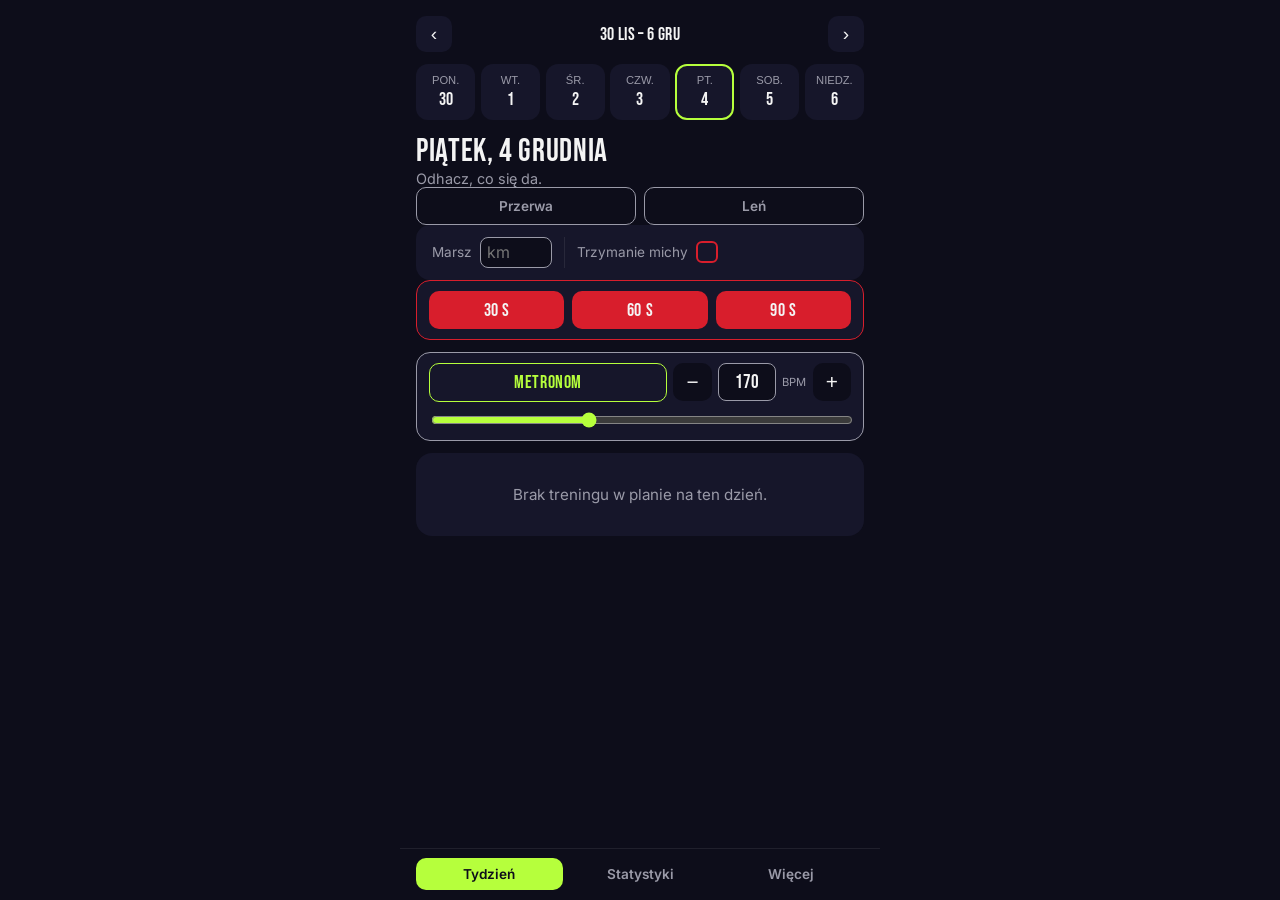
<file: index.html>
<!DOCTYPE html>
<html lang="pl">
<head>
  <meta charset="UTF-8" />
  <meta name="viewport" content="width=device-width, initial-scale=1, viewport-fit=cover" />
  <title>Do Startu</title>
  <meta name="theme-color" content="#0d0d1a" />

  <link rel="manifest" href="./manifest.json" />
  <link rel="icon" href="./icons/icon-192.png" />
  <link rel="apple-touch-icon" href="./icons/icon-192.png" />

  <link rel="stylesheet" href="./css/style.css" />
  <link rel="preconnect" href="https://fonts.googleapis.com" />
  <link rel="preconnect" href="https://fonts.gstatic.com" crossorigin />
  <link
    href="https://fonts.googleapis.com/css2?family=Bebas+Neue&family=Inter:wght@400;500;600;700&display=swap"
    rel="stylesheet"
  />
</head>
<body>
  <div id="app">
    <p>Ładowanie…</p>
  </div>

  <script type="module" src="./js/app.js"></script>
</body>
</html>
</file>
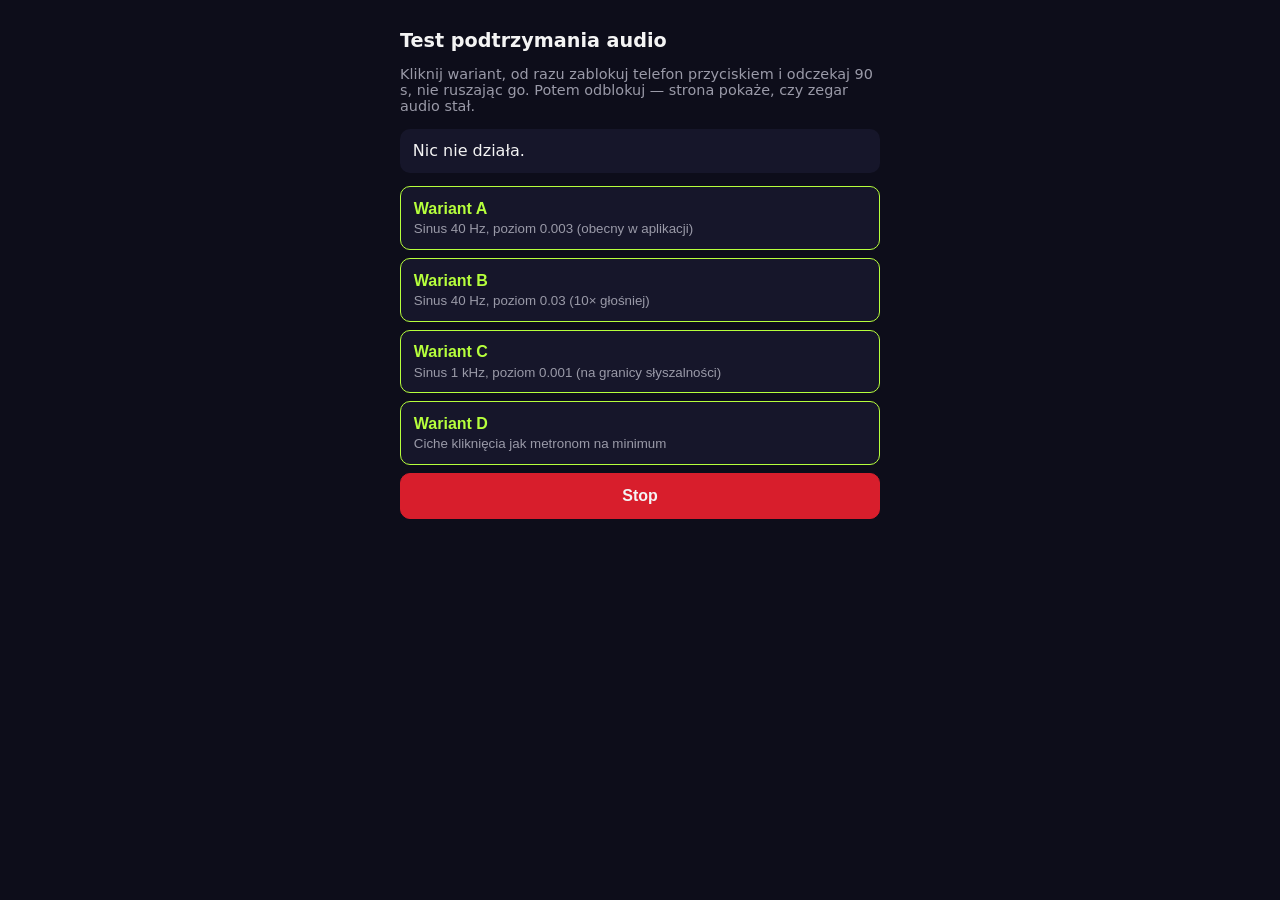
<file: test-podtrzymanie.html>
<!DOCTYPE html>
<html lang="pl">
<head>
<meta charset="utf-8" />
<meta name="viewport" content="width=device-width, initial-scale=1" />
<title>Test podtrzymania audio</title>
<style>
  body { margin: 0 auto; padding: 1rem; background: #0d0d1a; color: #f4f4f4;
         font-family: system-ui, sans-serif; max-width: 480px; }
  h1 { font-size: 1.2rem; }
  p { color: #9a9aa8; font-size: 0.9rem; }
  button { display: block; width: 100%; margin: 0.5rem 0; padding: 0.8rem; border-radius: 10px;
           background: #16162a; border: 1.5px solid #b6ff3c; color: #b6ff3c;
           font-size: 1rem; font-weight: 600; text-align: left; }
  button small { display: block; color: #9a9aa8; font-weight: 400; margin-top: 0.2rem; }
  #stop { border-color: #d81e2c; color: #f4f4f4; background: #d81e2c; text-align: center; }
  #status { padding: 0.8rem; border-radius: 10px; background: #16162a; margin: 0.8rem 0;
            font-variant-numeric: tabular-nums; white-space: pre-line; }
  .ok { color: #b6ff3c; } .zle { color: #ff6b6b; }
</style>
</head>
<body>
<h1>Test podtrzymania audio</h1>
<p>Kliknij wariant, od razu zablokuj telefon przyciskiem i odczekaj 90 s,
nie ruszając go. Potem odblokuj — strona pokaże, czy zegar audio stał.</p>
<div id="status">Nic nie działa.</div>
<div id="lista"></div>
<button id="stop" type="button">Stop</button>

<script>
  const DLUGOSC = 90;
  let ctx = null;
  let aktywny = null; // { id, startData, startAudio, zatrzymaj }
  let wynikiWariantow = {};

  function audio() {
    if (!ctx) ctx = new (window.AudioContext || window.webkitAudioContext)();
    if (ctx.state === "suspended") ctx.resume();
    return ctx;
  }

  // Ten sam gong co w aplikacji.
  function gong(t0) {
    const out = ctx.createGain(); out.gain.value = 0.45; out.connect(ctx.destination);
    [[0, 880], [0.3, 1175], [0.6, 1568]].forEach(([dt, f]) => {
      const s = t0 + dt;
      const env = ctx.createGain(); env.connect(out);
      env.gain.setValueAtTime(0.0001, s);
      env.gain.exponentialRampToValueAtTime(1, s + 0.015);
      env.gain.exponentialRampToValueAtTime(0.0001, s + 0.9);
      [[f, 1], [f * 2, 0.25]].forEach(([ff, a]) => {
        const o = ctx.createOscillator(); const g = ctx.createGain();
        o.frequency.value = ff; g.gain.value = a;
        o.connect(g); g.connect(env); o.start(s); o.stop(s + 0.95);
      });
    });
    return out;
  }

  function sinus(freq, poziom) {
    const o = ctx.createOscillator(); const g = ctx.createGain();
    o.frequency.value = freq; g.gain.value = poziom;
    o.connect(g); g.connect(ctx.destination); o.start();
    return () => { try { o.stop(); o.disconnect(); g.disconnect(); } catch (e) {} };
  }

  // Kopia logiki metronomu: kliknięcia planowane z wyprzedzeniem.
  function kliki(poziom, odstep) {
    const out = ctx.createGain(); out.gain.value = poziom; out.connect(ctx.destination);
    let nast = ctx.currentTime + 0.05;
    const planuj = () => {
      const teraz = ctx.currentTime;
      if (nast < teraz) nast = teraz + 0.05;
      const hor = teraz + (document.hidden ? 2.5 : 0.15);
      while (nast < hor) {
        const o = ctx.createOscillator(); const g = ctx.createGain();
        o.frequency.value = 1200;
        g.gain.setValueAtTime(0.0001, nast);
        g.gain.exponentialRampToValueAtTime(1, nast + 0.002);
        g.gain.exponentialRampToValueAtTime(0.0001, nast + 0.035);
        o.connect(g); g.connect(out); o.start(nast); o.stop(nast + 0.05);
        nast += odstep;
      }
    };
    planuj();
    const id = setInterval(planuj, 50);
    document.addEventListener("visibilitychange", planuj);
    return () => {
      clearInterval(id);
      document.removeEventListener("visibilitychange", planuj);
      try { out.disconnect(); } catch (e) {}
    };
  }

  const warianty = [
    { id: "A", opis: "Sinus 40 Hz, poziom 0.003 (obecny w aplikacji)", start: () => sinus(40, 0.003) },
    { id: "B", opis: "Sinus 40 Hz, poziom 0.03 (10× głośniej)", start: () => sinus(40, 0.03) },
    { id: "C", opis: "Sinus 1 kHz, poziom 0.001 (na granicy słyszalności)", start: () => sinus(1000, 0.001) },
    { id: "D", opis: "Ciche kliknięcia jak metronom na minimum", start: () => kliki(0.0025, 60 / 170) },
  ];

  function stop() {
    if (!aktywny) return;
    aktywny.zatrzymaj();
    aktywny = null;
  }

  function start(w) {
    stop();
    audio();
    const zatrzymajSygnal = w.start();
    const gongOut = gong(ctx.currentTime + DLUGOSC);
    aktywny = {
      id: w.id,
      startData: Date.now(),
      startAudio: ctx.currentTime,
      zatrzymaj: () => { zatrzymajSygnal(); try { gongOut.disconnect(); } catch (e) {} },
    };
  }

  // Pomiar: ile zegar audio "zgubił" względem zegara systemowego.
  // Jeśli kontekst był wstrzymany przy zgaszonym ekranie, różnica rośnie.
  function odswiez() {
    const el = document.getElementById("status");
    let tekst = "";
    if (aktywny) {
      const realnie = (Date.now() - aktywny.startData) / 1000;
      const audioT = ctx.currentTime - aktywny.startAudio;
      const strata = realnie - audioT;
      const zostalo = Math.max(0, DLUGOSC - realnie);
      if (strata > 1) wynikiWariantow[aktywny.id] = Math.max(wynikiWariantow[aktywny.id] || 0, strata);
      else if (realnie > DLUGOSC && !(aktywny.id in wynikiWariantow)) wynikiWariantow[aktywny.id] = 0;
      tekst += `Wariant ${aktywny.id} — do gongu: ${zostalo.toFixed(0)} s\n` +
               `Zegar audio w tyle o: ${strata.toFixed(1)} s\n`;
      if (realnie > DLUGOSC + 3) stop();
    } else {
      tekst += "Nic nie działa.\n";
    }
    const wyniki = Object.entries(wynikiWariantow)
      .map(([id, s]) => s > 1
        ? `<span class="zle">${id}: NIE — zegar audio stał ~${s.toFixed(0)} s</span>`
        : `<span class="ok">${id}: OK — zegar audio nie stanął</span>`)
      .join("\n");
    el.innerHTML = tekst.replace(/\n/g, "<br>") + (wyniki ? "<br><b>Wyniki:</b><br>" + wyniki.replace(/\n/g, "<br>") : "");
  }

  const lista = document.getElementById("lista");
  warianty.forEach((w) => {
    const b = document.createElement("button");
    b.type = "button";
    b.innerHTML = `Wariant ${w.id}<small>${w.opis}</small>`;
    b.onclick = () => start(w);
    lista.appendChild(b);
  });
  document.getElementById("stop").onclick = stop;
  setInterval(odswiez, 250);
  document.addEventListener("visibilitychange", odswiez);
</script>
</body>
</html>
</file>
<file: css/style.css>
/* Paleta ustalona wcześniej w projekcie */
:root {
  --color-ink: #0d0d1a;
  --color-ink-light: #16162a;
  --color-track-red: #d81e2c;
  --color-lime: #b6ff3c;
  --color-text: #f4f4f4;
  --color-text-muted: #9a9aa8;

  --font-display: "Bebas Neue", system-ui, sans-serif;
  --font-body: "Inter", system-ui, -apple-system, "Segoe UI", sans-serif;
}

* {
  box-sizing: border-box;
}

html,
body {
  margin: 0;
  padding: 0;
  background: var(--color-ink);
  color: var(--color-text);
  font-family: var(--font-body);
  min-height: 100vh;
}

#app {
  min-height: 100vh;
  display: flex;
  flex-direction: column;
  padding: 1rem 1rem 2rem;
  max-width: 480px;
  margin: 0 auto;
  gap: 1rem;
}

/* Nagłówek dnia */
.topbar {
  display: flex;
  flex-direction: column;
  gap: 0.15rem;
}

.topbar .data {
  font-family: var(--font-display);
  font-size: 2rem;
  letter-spacing: 0.02em;
  line-height: 1;
}

.topbar .komentarz {
  color: var(--color-text-muted);
  font-size: 0.9rem;
}

/* Przyciski stanu dnia */
.day-state-controls {
  display: flex;
  gap: 0.5rem;
}

.day-state-btn {
  flex: 1;
  padding: 0.6rem;
  border-radius: 10px;
  border: 1.5px solid var(--color-text-muted);
  background: transparent;
  color: var(--color-text-muted);
  font-family: var(--font-body);
  font-weight: 600;
  font-size: 0.85rem;
  cursor: pointer;
}

.day-state-btn.active-przerwa {
  border-color: var(--color-text-muted);
  background: var(--color-ink-light);
  color: var(--color-text);
}

.day-state-btn.active-len {
  border-color: var(--color-track-red);
  background: var(--color-track-red);
  color: var(--color-text);
}

/* Elementy stałe dnia: km marszu + trzymanie michy */
.fixed-row {
  display: flex;
  align-items: center;
  gap: 0.75rem;
  background: var(--color-ink-light);
  border-radius: 14px;
  padding: 0.75rem 1rem;
}

.fixed-item {
  display: flex;
  align-items: center;
  gap: 0.5rem;
}

.fixed-item label {
  font-size: 0.85rem;
  color: var(--color-text-muted);
  white-space: nowrap;
}

.km-input {
  width: 4.5rem;
  background: var(--color-ink);
  border: 1.5px solid var(--color-text-muted);
  border-radius: 8px;
  color: var(--color-text);
  font-family: var(--font-body);
  font-size: 1rem;
  padding: 0.3rem 0.4rem;
}

.fixed-divider {
  width: 1px;
  align-self: stretch;
  background: rgba(255, 255, 255, 0.08);
}

/* Checkbox binarny (km potwierdzenie, trzymanie michy) */
.checkbox-binary {
  width: 22px;
  height: 22px;
  border-radius: 6px;
  border: 2px solid var(--color-track-red);
  background: transparent;
  cursor: pointer;
  flex-shrink: 0;
  display: inline-flex;
  align-items: center;
  justify-content: center;
}
.checkbox-binary.checked {
  background: var(--color-lime);
  border-color: var(--color-lime);
}
.checkbox-binary.checked::after {
  content: "✓";
  color: var(--color-ink);
  font-weight: 700;
  font-size: 13px;
}

/* Kafelek kategorii */
.tile {
  background: var(--color-ink-light);
  border-radius: 16px;
  padding: 1rem;
  display: flex;
  flex-direction: column;
  gap: 0.6rem;
}

.tile-header {
  display: flex;
  align-items: center;
  gap: 0.75rem;
}

.tile-header .tile-title {
  font-family: var(--font-display);
  font-size: 1.3rem;
  letter-spacing: 0.02em;
}

/* Tristate checkbox — sygnaturowy element apki */
.tristate {
  width: 32px;
  height: 32px;
  border-radius: 50%;
  border: 2.5px solid var(--color-track-red);
  cursor: pointer;
  flex-shrink: 0;
  display: inline-flex;
  align-items: center;
  justify-content: center;
  background: transparent;
  transition: background 0.15s ease;
}

.tristate[data-state="czesciowo"] {
  background: linear-gradient(90deg, var(--color-lime) 50%, transparent 50%);
}

.tristate[data-state="zrealizowany"] {
  background: var(--color-lime);
  border-color: var(--color-lime);
}
.tristate[data-state="zrealizowany"]::after {
  content: "✓";
  color: var(--color-ink);
  font-weight: 700;
  font-size: 16px;
}

.tile-body {
  font-size: 0.9rem;
  color: var(--color-text);
}

.tile-body .opis {
  margin: 0 0 0.4rem;
}

.tile-meta {
  display: flex;
  flex-wrap: wrap;
  gap: 0.4rem 0.8rem;
  font-size: 0.8rem;
  color: var(--color-text-muted);
}

.tile-meta span strong {
  color: var(--color-lime);
  font-weight: 600;
}

.exercise-list {
  list-style: none;
  margin: 0;
  padding: 0;
  display: flex;
  flex-direction: column;
  gap: 0.3rem;
  font-size: 0.9rem;
}

.exercise-list li {
  display: flex;
  justify-content: space-between;
  gap: 0.5rem;
}

.exercise-list li .nazwa-cwiczenia::before {
  content: "– ";
  color: var(--color-track-red);
}

.exercise-list li .ilosc {
  color: var(--color-lime);
  font-weight: 600;
  white-space: nowrap;
}

/* Stan dnia zastępujący kafelki (przerwa / leń) */
.day-off-message {
  background: var(--color-ink-light);
  border-radius: 16px;
  padding: 2rem 1rem;
  text-align: center;
  color: var(--color-text-muted);
  font-size: 0.95rem;
}

/* Zakładki nawigacji dolnej */
#app {
  padding-bottom: 0;
}

#widok {
  flex: 1;
  padding-bottom: 1rem;
}

.tab-bar {
  position: sticky;
  bottom: 0;
  display: flex;
  gap: 0.25rem;
  background: var(--color-ink);
  border-top: 1px solid rgba(255, 255, 255, 0.08);
  padding: 0.6rem 0.25rem calc(0.6rem + env(safe-area-inset-bottom));
  margin: 0 -1rem;
  padding-left: 1rem;
  padding-right: 1rem;
}

.tab-btn {
  flex: 1;
  background: transparent;
  border: none;
  color: var(--color-text-muted);
  font-family: var(--font-body);
  font-weight: 600;
  font-size: 0.85rem;
  padding: 0.5rem;
  border-radius: 10px;
  cursor: pointer;
}

.tab-btn.aktywny {
  color: var(--color-ink);
  background: var(--color-lime);
}

/* Widok tygodnia — nawigacja i pasek dni */
.tydzien-nav {
  display: flex;
  align-items: center;
  justify-content: space-between;
  margin-bottom: 0.75rem;
}

.tydzien-zakres {
  font-family: var(--font-display);
  font-size: 1.1rem;
  letter-spacing: 0.02em;
}

.tydzien-strzalka {
  background: var(--color-ink-light);
  border: none;
  color: var(--color-text);
  width: 36px;
  height: 36px;
  border-radius: 10px;
  font-size: 1.2rem;
  cursor: pointer;
}

.dni-pasek {
  display: grid;
  grid-template-columns: repeat(7, 1fr);
  gap: 0.35rem;
  margin-bottom: 1rem;
}

.dzien-pigulka {
  background: var(--color-ink-light);
  border: 2px solid transparent;
  border-radius: 12px;
  padding: 0.5rem 0.2rem;
  display: flex;
  flex-direction: column;
  align-items: center;
  gap: 0.2rem;
  cursor: pointer;
  color: var(--color-text-muted);
}

.dzien-pigulka .dzien-tyg {
  font-size: 0.7rem;
  text-transform: uppercase;
}

.dzien-pigulka .dzien-num {
  font-family: var(--font-display);
  font-size: 1.1rem;
  color: var(--color-text);
}

.dzien-pigulka.aktywny {
  border-color: var(--color-lime);
}

.dzien-pigulka.stan-pelny {
  background: rgba(182, 255, 60, 0.18);
}

.dzien-pigulka.stan-czesciowy {
  background: rgba(182, 255, 60, 0.08);
}

.dzien-pigulka.stan-przerwa {
  background: rgba(255, 255, 255, 0.05);
}

.dzien-pigulka.stan-len {
  background: rgba(216, 30, 44, 0.18);
}

/* Widok statystyk */
.sekcja-naglowek {
  font-family: var(--font-display);
  font-size: 1.1rem;
  letter-spacing: 0.02em;
  color: var(--color-text-muted);
  margin-top: 0.5rem;
}

.stat-grid-duze {
  display: grid;
  grid-template-columns: 1fr 1fr;
  gap: 0.6rem;
}

.stat-grid {
  display: grid;
  grid-template-columns: 1fr 1fr;
  gap: 0.6rem;
}

.stat-card {
  background: var(--color-ink-light);
  border-radius: 14px;
  padding: 0.9rem;
  display: flex;
  flex-direction: column;
  gap: 0.2rem;
}

.stat-card.szeroki {
  grid-column: 1 / -1;
}

.stat-value {
  font-family: var(--font-display);
  font-size: 1.8rem;
  color: var(--color-lime);
  line-height: 1;
}

.stat-card.duzy .stat-value {
  font-size: 2.2rem;
}

.stat-label {
  font-size: 0.8rem;
  color: var(--color-text-muted);
}

/* Przycisk cofnij w podwidokach */
.cofnij-btn {
  background: none;
  border: none;
  color: var(--color-text-muted);
  font-family: var(--font-body);
  font-size: 0.85rem;
  font-weight: 600;
  padding: 0.25rem 0;
  cursor: pointer;
  align-self: flex-start;
}

/* Menu "Więcej" */
.menu-lista {
  display: flex;
  flex-direction: column;
  gap: 0.5rem;
}

.menu-pozycja {
  display: flex;
  justify-content: space-between;
  align-items: center;
  background: var(--color-ink-light);
  border: none;
  border-radius: 14px;
  padding: 1rem;
  color: var(--color-text);
  font-family: var(--font-body);
  font-size: 0.95rem;
  font-weight: 600;
  cursor: pointer;
}

.menu-strzalka {
  color: var(--color-text-muted);
}

/* Achievementy */
.ach-lista {
  display: flex;
  flex-direction: column;
  gap: 0.5rem;
}

.ach-item {
  display: flex;
  align-items: center;
  gap: 0.75rem;
  background: var(--color-ink-light);
  border-radius: 12px;
  padding: 0.7rem 0.9rem;
}

.ach-item.zablokowany {
  opacity: 0.5;
}

.ach-znacznik {
  width: 26px;
  height: 26px;
  border-radius: 50%;
  display: flex;
  align-items: center;
  justify-content: center;
  flex-shrink: 0;
  font-weight: 700;
}

.ach-item.odblokowany .ach-znacznik {
  background: var(--color-lime);
  color: var(--color-ink);
}

.ach-item.zablokowany .ach-znacznik {
  background: transparent;
  border: 2px solid var(--color-text-muted);
  color: var(--color-text-muted);
}

.ach-tresc {
  display: flex;
  flex-direction: column;
}

.ach-nazwa {
  font-weight: 600;
  font-size: 0.9rem;
}

.ach-opis {
  font-size: 0.78rem;
  color: var(--color-text-muted);
}

.pusta-lista {
  color: var(--color-text-muted);
  font-size: 0.85rem;
}

/* Przyciski dodawania + mini formularze */
.dodaj-btn {
  background: var(--color-ink-light);
  border: 1.5px dashed var(--color-text-muted);
  border-radius: 12px;
  color: var(--color-text);
  font-family: var(--font-body);
  font-weight: 600;
  font-size: 0.85rem;
  padding: 0.7rem;
  cursor: pointer;
  margin-top: 0.25rem;
}

.dodaj-btn.maly {
  padding: 0.4rem;
  font-size: 0.78rem;
  width: 100%;
}

.mini-formularz {
  display: flex;
  gap: 0.5rem;
  margin-top: 0.5rem;
}

.mini-formularz input {
  flex: 1;
  background: var(--color-ink);
  border: 1.5px solid var(--color-text-muted);
  border-radius: 8px;
  color: var(--color-text);
  font-family: var(--font-body);
  padding: 0.4rem 0.6rem;
  min-width: 0;
}

.mini-formularz button {
  background: var(--color-lime);
  border: none;
  border-radius: 8px;
  color: var(--color-ink);
  font-weight: 700;
  padding: 0.4rem 0.9rem;
  cursor: pointer;
}

/* Rekordy personalne */
.pr-card {
  background: var(--color-ink-light);
  border-radius: 14px;
  padding: 1rem;
  display: flex;
  flex-direction: column;
  gap: 0.5rem;
}

.pr-card-header {
  display: flex;
  justify-content: space-between;
  align-items: baseline;
}

.pr-nazwa {
  font-size: 0.85rem;
  color: var(--color-text-muted);
}

.pr-najlepszy {
  font-family: var(--font-display);
  font-size: 1.4rem;
  color: var(--color-lime);
}

.pr-wykres {
  width: 100%;
  height: 56px;
}

.pr-wykres polyline {
  stroke: var(--color-lime);
}

.brak-wykresu {
  font-size: 0.78rem;
  color: var(--color-text-muted);
}

/* Konfiguracja */
.kat-checkboxy {
  display: flex;
  flex-direction: column;
  gap: 0.4rem;
}

.kat-wiersz {
  display: flex;
  align-items: center;
  gap: 0.6rem;
  background: var(--color-ink-light);
  border-radius: 10px;
  padding: 0.6rem 0.8rem;
  font-size: 0.88rem;
  cursor: pointer;
}

.kat-wiersz input {
  width: 18px;
  height: 18px;
  accent-color: var(--color-lime);
}

.ai-instrukcja {
  background: var(--color-ink);
  border: 1px solid rgba(255, 255, 255, 0.08);
  border-radius: 12px;
  padding: 0.8rem;
  font-size: 0.78rem;
  line-height: 1.5;
  white-space: pre-wrap;
  word-break: break-word;
  color: var(--color-text-muted);
  max-height: 260px;
  overflow-y: auto;
}

.import-textarea {
  width: 100%;
  min-height: 100px;
  background: var(--color-ink-light);
  border: 1.5px solid var(--color-text-muted);
  border-radius: 12px;
  color: var(--color-text);
  font-family: var(--font-body);
  font-size: 0.85rem;
  padding: 0.7rem;
  resize: vertical;
}

.komunikat-sukces {
  color: var(--color-lime);
  font-size: 0.85rem;
  margin-top: 0.5rem;
}

.komunikat-blad {
  color: var(--color-track-red);
  font-size: 0.85rem;
  margin-top: 0.5rem;
}

/* Strefa niebezpieczna — reset danych */
.reset-btn {
  background: transparent;
  border: 1.5px solid var(--color-track-red);
  border-radius: 12px;
  color: var(--color-track-red);
  font-family: var(--font-body);
  font-weight: 600;
  font-size: 0.85rem;
  padding: 0.7rem;
  cursor: pointer;
  width: 100%;
}

.opis-sekcji {
  font-size: 0.8rem;
  color: var(--color-text-muted);
  margin: 0 0 0.25rem;
  line-height: 1.4;
}

/* Bieganie — segmenty i bloki powtarzane */
.bieg-podsumowanie {
  font-family: var(--font-display);
  font-size: 1.1rem;
  color: var(--color-lime);
  margin: 0 0 0.4rem;
  letter-spacing: 0.02em;
}

.segment-lista {
  list-style: none;
  margin: 0;
  padding: 0;
  display: flex;
  flex-direction: column;
  gap: 0.5rem;
}

.segment-lista.wciecie {
  margin-top: 0.4rem;
  padding-left: 0.75rem;
  border-left: 2px solid rgba(255, 255, 255, 0.08);
}

.segment {
  background: rgba(255, 255, 255, 0.03);
  border-radius: 10px;
  padding: 0.5rem 0.7rem;
}

.segment-glowa {
  display: flex;
  justify-content: space-between;
  gap: 0.5rem;
  font-size: 0.88rem;
}

.segment-nazwa {
  font-weight: 600;
}

.segment-miara {
  color: var(--color-text-muted);
  white-space: nowrap;
}

.segment-meta {
  display: flex;
  flex-wrap: wrap;
  gap: 0.3rem 0.7rem;
  font-size: 0.78rem;
  color: var(--color-text-muted);
  margin-top: 0.2rem;
}

.segment-meta strong {
  color: var(--color-lime);
  font-weight: 600;
}

.segment-opis {
  font-size: 0.78rem;
  color: var(--color-text-muted);
  margin: 0.3rem 0 0;
}

.segment-blok {
  background: rgba(255, 255, 255, 0.02);
  border-radius: 10px;
  padding: 0.5rem 0.7rem;
}

.blok-glowa {
  display: flex;
  justify-content: space-between;
  align-items: baseline;
  gap: 0.5rem;
}

.blok-powtorzenia {
  font-family: var(--font-display);
  font-size: 1.05rem;
  color: var(--color-track-red);
  letter-spacing: 0.02em;
}

.blok-miara {
  font-size: 0.78rem;
  color: var(--color-text-muted);
}

/* Animacja swipe między dniami */
.dzien-widok {
  will-change: transform;
}

#dzien-szczegoly {
  overflow-x: hidden;
}

.wroc-dzis-btn {
  display: block;
  margin: -0.25rem auto 0.25rem;
  background: var(--color-ink-light);
  border: 1.5px solid var(--color-lime);
  border-radius: 20px;
  color: var(--color-lime);
  font-family: var(--font-body);
  font-weight: 600;
  font-size: 0.78rem;
  padding: 0.35rem 0.9rem;
  cursor: pointer;
}

/* Timer przerwy — nad kafelkami w widoku dnia */
.timer-przerwy {
  background: var(--color-ink-light);
  border: 1.5px solid var(--color-track-red);
  border-radius: 14px;
  padding: 0.6rem 0.75rem;
  margin-bottom: 0.75rem;
  transition: border-color 0.2s ease, background 0.2s ease;
}

/* Rząd trzech presetów — startują odliczanie jednym kliknięciem */
.timer-presety {
  display: flex;
  gap: 0.5rem;
}

.timer-presety[hidden],
.timer-bieg[hidden] {
  display: none;
}

.timer-bieg {
  display: flex;
  align-items: center;
  justify-content: space-between;
  gap: 0.75rem;
}

.timer-btn {
  flex: 1;
  padding: 0.55rem 0.5rem;
  border-radius: 10px;
  border: none;
  background: var(--color-track-red);
  color: var(--color-text);
  font-family: var(--font-display);
  font-size: 1.1rem;
  letter-spacing: 0.03em;
  cursor: pointer;
  transition: background 0.2s ease, color 0.2s ease, transform 0.1s ease;
}

.timer-btn:active {
  transform: scale(0.96);
}

.timer-btn-przerwij {
  flex: 0 0 auto;
  background: transparent;
  border: 1.5px solid var(--color-lime);
  color: var(--color-lime);
  padding: 0.4rem 0.9rem;
}

.timer-czas {
  font-family: var(--font-display);
  font-size: 1.5rem;
  letter-spacing: 0.02em;
  color: var(--color-lime);
  min-width: 2.6ch;
}

.timer-przerwy.timer-running {
  border-color: var(--color-lime);
}

/* Krótki błysk po zakończeniu — potem sam wraca do presetów */
.timer-przerwy.timer-koniec {
  border-color: var(--color-lime);
  background: var(--color-lime);
  animation: timer-blysk 0.5s ease-in-out 3;
}

.timer-przerwy.timer-koniec .timer-btn {
  background: var(--color-ink);
  color: var(--color-lime);
}

@keyframes timer-blysk {
  0%, 100% { background: var(--color-lime); }
  50% { background: var(--color-ink-light); }
}

/* Metronom — pod timerem przerwy */
.metronom {
  background: var(--color-ink-light);
  border: 1.5px solid var(--color-text-muted);
  border-radius: 14px;
  padding: 0.6rem 0.75rem;
  margin-bottom: 0.75rem;
  display: flex;
  flex-direction: column;
  gap: 0.55rem;
  transition: border-color 0.2s ease;
}

.metronom.metronom-gra {
  border-color: var(--color-lime);
}

.metronom-wiersz {
  display: flex;
  align-items: center;
  gap: 0.4rem;
}

.metronom-toggle {
  flex: 1;
  padding: 0.5rem 0.5rem;
  border-radius: 10px;
  border: 1.5px solid var(--color-lime);
  background: transparent;
  color: var(--color-lime);
  font-family: var(--font-display);
  font-size: 1.1rem;
  letter-spacing: 0.03em;
  cursor: pointer;
}

.metronom-gra .metronom-toggle {
  background: var(--color-lime);
  color: var(--color-ink);
}

.metronom-krok {
  flex: 0 0 2.4rem;
  height: 2.4rem;
  border-radius: 10px;
  border: none;
  background: var(--color-ink);
  color: var(--color-text);
  font-size: 1.3rem;
  cursor: pointer;
}

.metronom-toggle:active,
.metronom-krok:active {
  transform: scale(0.96);
}

.metronom-bpm {
  width: 3.6rem;
  padding: 0.4rem 0.2rem;
  border-radius: 8px;
  border: 1px solid var(--color-text-muted);
  background: var(--color-ink);
  color: var(--color-text);
  font-family: var(--font-display);
  font-size: 1.2rem;
  text-align: center;
  -moz-appearance: textfield;
}

.metronom-bpm::-webkit-outer-spin-button,
.metronom-bpm::-webkit-inner-spin-button {
  -webkit-appearance: none;
  margin: 0;
}

.metronom-jedn {
  font-size: 0.7rem;
  color: var(--color-text-muted);
}

.metronom-glosnosc {
  width: 100%;
  accent-color: var(--color-lime);
}

/* --- Edytor kategorii w Konfiguracji (dopisane) --- */
.kat-lista {
  display: flex;
  flex-direction: column;
  gap: 0.5rem;
}

.kat-edycja {
  display: flex;
  flex-direction: column;
  gap: 0.45rem;
  background: var(--color-ink-light);
  border-radius: 10px;
  padding: 0.7rem 0.8rem;
}

.kat-edycja-glowa {
  display: flex;
  align-items: center;
  gap: 0.5rem;
}

.kat-nazwa-input {
  flex: 1;
  min-width: 0;
  background: var(--color-ink);
  border: 1.5px solid var(--color-text-muted);
  border-radius: 8px;
  color: var(--color-text);
  font-family: var(--font-body);
  font-size: 1rem;
  padding: 0.35rem 0.5rem;
}

.kat-usun {
  flex: 0 0 auto;
  width: 28px;
  height: 28px;
  line-height: 1;
  background: transparent;
  border: 1.5px solid var(--color-text-muted);
  border-radius: 8px;
  color: var(--color-text-muted);
  font-size: 1.1rem;
  cursor: pointer;
}

.kat-flaga {
  display: flex;
  align-items: center;
  gap: 0.5rem;
  font-size: 0.82rem;
  color: var(--color-text-muted);
  cursor: pointer;
}

.kat-flaga input {
  width: 18px;
  height: 18px;
  flex: 0 0 auto;
  accent-color: var(--color-lime);
}

.kat-id {
  font-size: 0.72rem;
  color: var(--color-text-muted);
  opacity: 0.7;
}
</file>
